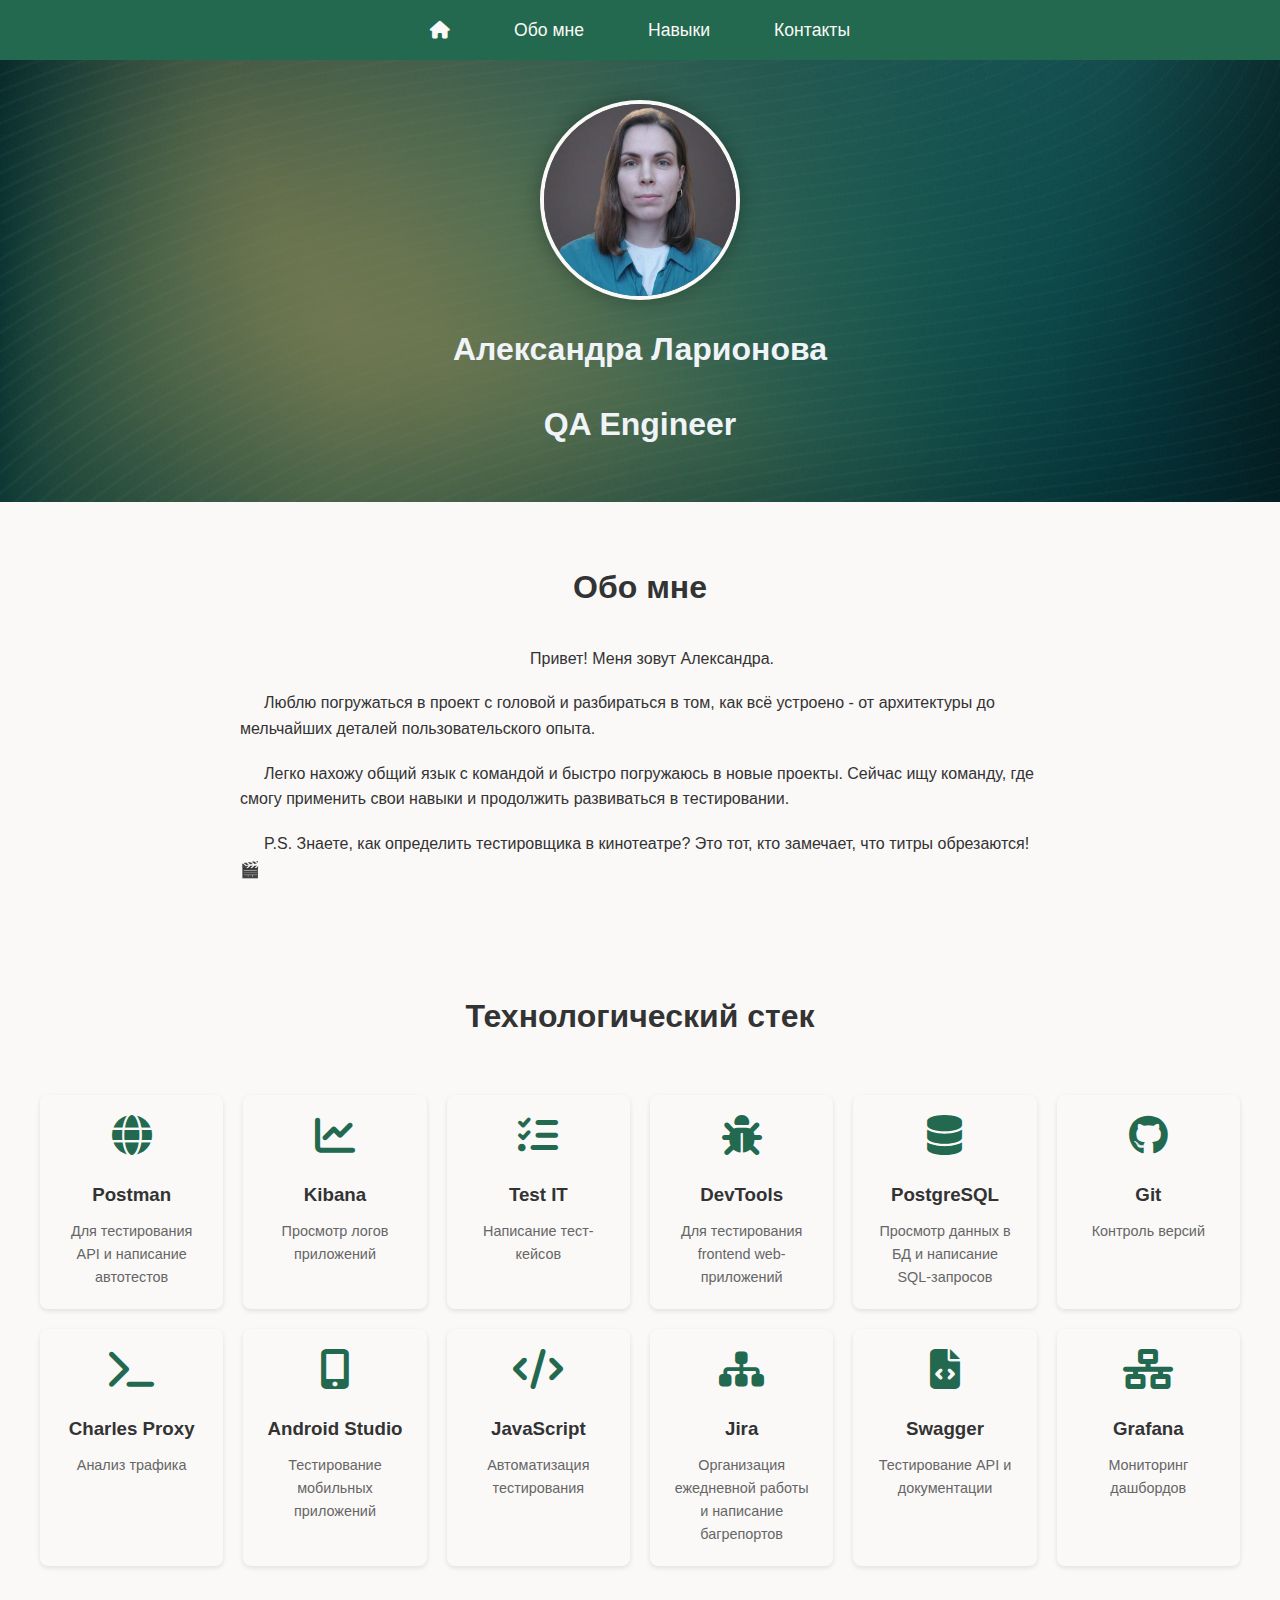
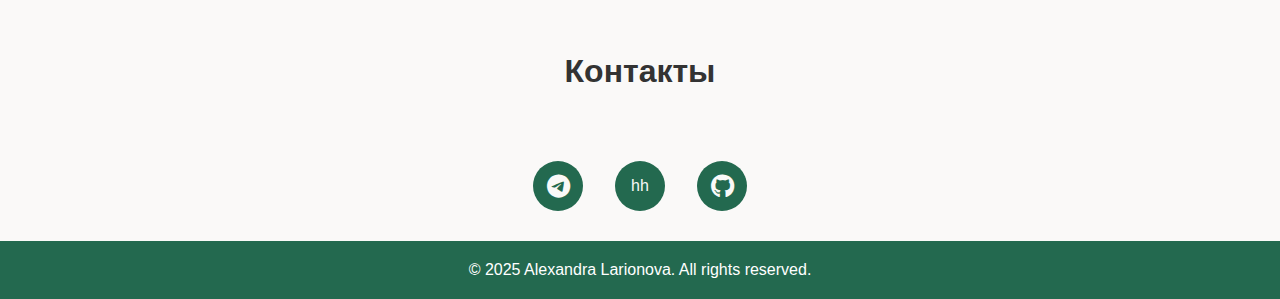
<file: index.html>
<!DOCTYPE html>
<html lang="en">
<head>
    <meta charset="UTF-8">
    <meta name="viewport" content="width=device-width, initial-scale=1.0">
    <title>Alexandra QA CV</title>
    <link rel="stylesheet" href="style.css">
    <script src="script.js"></script>
    <link rel="stylesheet" href="https://cdnjs.cloudflare.com/ajax/libs/font-awesome/6.5.1/css/all.min.css">
    <!-- Add this line before other links -->
    <link rel="preload" href="background.jpg" as="image">
    <!-- Rest of your head content -->

</head>
<body>
    <div id="loading-overlay">
        <div class="spinner"></div>
    </div>
    <header>
        <nav>
            <ul>
                <li><a href="#home"><i class="fas fa-home"></i></a></li>
                <li><a href="#about">Обо мне</a></li>
                <li><a href="#portfolio">Навыки</a></li>
                <li><a href="#contact">Контакты</a></li>
            </ul>
        </nav>
    </header>

    <main>
        <section id="home">
            <div class="profile-container">
        <img src="avatar_2.jpg" alt="Alexandra" class="profile-photo">
        <h1 class="my_name">Александра Ларионова</h1>
        <h2>QA Engineer</h2>
    </div>
        </section>

        <section id="about">
            <h2>Обо мне</h2>
            <p>Привет! Меня зовут Александра.</p>
            <p>Люблю погружаться в проект с головой и разбираться в том, как всё устроено - от архитектуры до мельчайших деталей пользовательского опыта. </p>
            <p>Легко нахожу общий язык с командой и быстро погружаюсь в новые проекты. Сейчас ищу команду, где смогу применить свои навыки и продолжить развиваться в тестировании.</p>
            <p>P.S. Знаете, как определить тестировщика в кинотеатре? Это тот, кто замечает, что титры обрезаются! 🎬</p>
    </p>
        </section>

        <section id="portfolio">
    <h2>Технологический стек</h2>
    <div class="skills-grid">
        <div class="skill-item">
            <i class="fas fa-globe"></i>
            <h3>Postman</h3>
            <p>Для тестирования API и написание автотестов</p>
        </div>
        <div class="skill-item">
            <i class="fas fa-chart-line"></i>
            <h3>Kibana</h3>
            <p>Просмотр логов приложений</p>
        </div>
        <div class="skill-item">
            <i class="fas fa-tasks"></i>
            <h3>Test IT</h3>
            <p>Написание тест-кейсов</p>
        </div>
        <div class="skill-item">
            <i class="fas fa-bug"></i>
            <h3>DevTools</h3>
            <p>Для тестирования frontend web-приложений</p>
        </div>
        <div class="skill-item">
            <i class="fas fa-database"></i>
            <h3>PostgreSQL</h3>
            <p>Просмотр данных в БД и написание SQL-запросов</p>
        </div>
        <div class="skill-item">
            <i class="fab fa-github"></i>
            <h3>Git</h3>
            <p>Контроль версий</p>
        </div>
        <div class="skill-item">
            <i class="fas fa-terminal"></i>
            <h3>Charles Proxy</h3>
            <p>Анализ трафика</p>
        </div>
        <div class="skill-item">
            <i class="fas fa-mobile-alt"></i>
            <h3>Android Studio</h3>
            <p>Тестирование мобильных приложений</p>
        </div>
        <div class="skill-item">
            <i class="fas fa-code"></i>
            <h3>JavaScript</h3>
            <p>Автоматизация тестирования</p>
        </div>
        <div class="skill-item">
            <i class="fas fa-sitemap"></i>
            <h3>Jira</h3>
            <p>Организация ежедневной работы и написание багрепортов</p>
        </div>
        <div class="skill-item">
            <i class="fas fa-file-code"></i>
            <h3>Swagger</h3>
            <p>Тестирование API и документации</p>
        </div>
        <div class="skill-item">
            <i class="fas fa-network-wired"></i>
            <h3>Grafana</h3>
            <p>Мониторинг дашбордов</p>
        </div>
    </div>
</section>

        <section id="contact">
            <h2>Контакты</h2>
            <div class="social-links">
            <a href="https://t.me/Alex92Architect" target="_blank">
            <i class="fab fa-telegram"></i>
        </a>
        <a href="under-construction.html" target="_blank">
            <span class="hh-icon">hh</span>
                <a href="https://github.com/Alex88Larionova" target="_blank">
                <i class="fab fa-github"></i></a>
            </div>
        </section>
    </main>

    <footer>
        <p>&copy; 2025 Alexandra Larionova. All rights reserved.</p>
    </footer>

    <script src="script.js"></script>
</body>
</html>
</file>
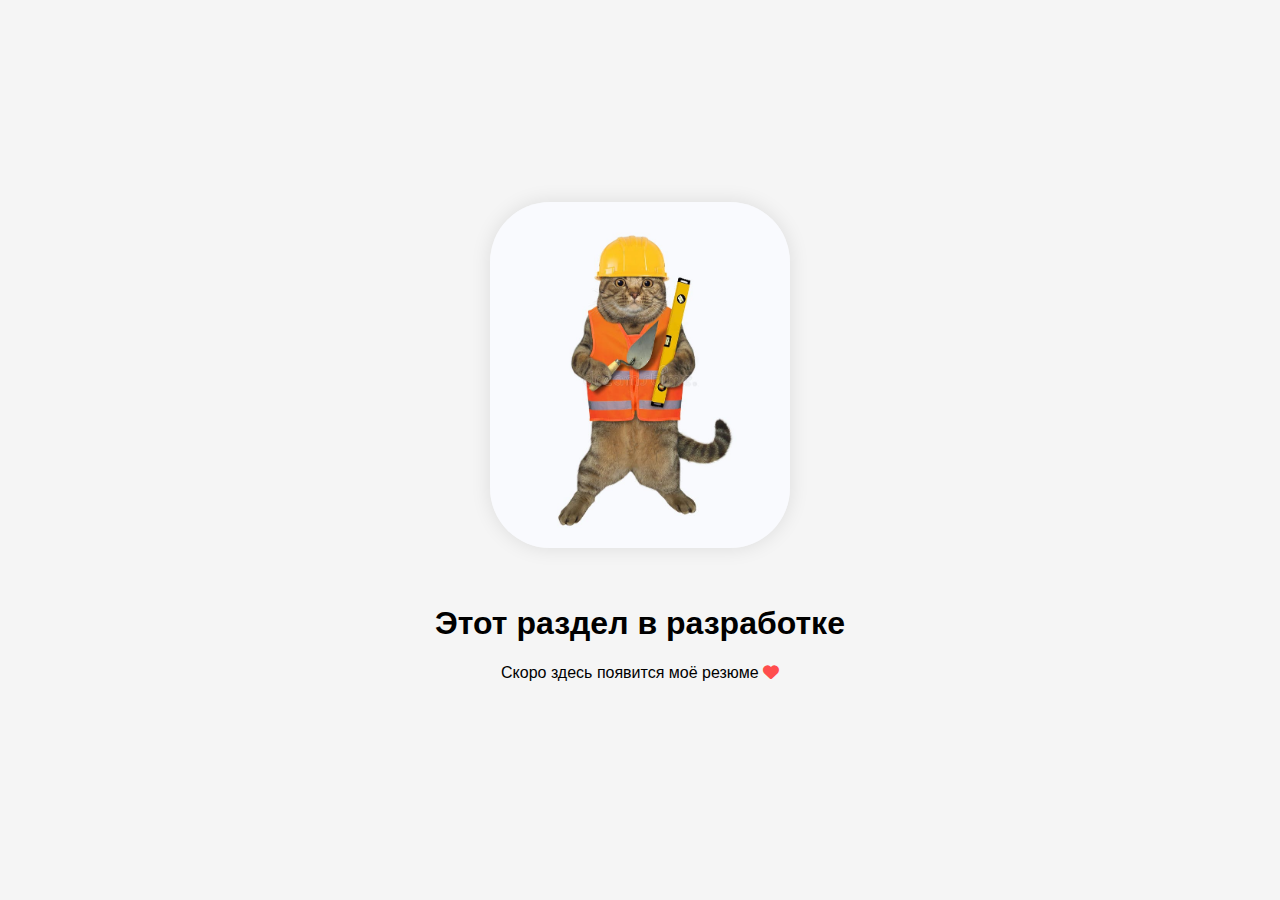
<file: under-construction.html>
<!DOCTYPE html>
<html lang="ru">
<head>
    <meta charset="UTF-8">
    <meta name="viewport" content="width=device-width, initial-scale=1.0">
    <link rel="stylesheet" href="https://cdnjs.cloudflare.com/ajax/libs/font-awesome/6.5.1/css/all.min.css">
    <title>В разработке</title>
    <style>
        body {
            display: flex;
            flex-direction: column;
            align-items: center;
            justify-content: center;
            height: 100vh;
            margin: 0;
            font-family: 'Poppins', sans-serif;
            background-color:rgb(245, 245, 245);
        }
        .message {
            text-align: center;
            padding: 2rem;
        }
         .construction-image {
        width: 300px;
        height: auto;
        margin-bottom: 2rem;
        border-radius: 60px; /* округлые углы */
        box-shadow: 0 0 20px rgba(0,0,0,0.1); /* мягкая тень */
        transition: transform 0.3s ease; /* плавная анимация при наведении */
    }
    </style>
</head>
<body>
    <div class="message">
        <img src="construction.png" alt="В разработке" class="construction-image">
        <h1>Этот раздел в разработке</h1>
        <p>Скоро здесь появится моё резюме <i class="fas fa-heart" style="color: #ff4d4d;"></i></p>
    </div>
</body>
</html>
</file>
<file: style.css>
#loading-overlay {
    position: fixed;
    top: 0;
    left: 0;
    width: 100%;
    height: 100%;
    background-color: #ffffff;
    display: flex;
    justify-content: center;
    align-items: center;
    z-index: 9999;
}

.spinner {
    width: 50px;
    height: 50px;
    border: 5px solid #f3f3f3;
    border-top: 5px solid #23694f;
    border-radius: 50%;
    animation: spin 1s linear infinite;
}

@keyframes spin {
    0% { transform: rotate(0deg); }
    100% { transform: rotate(360deg); }
}

body.loaded #loading-overlay {
    display: none;
}

main {
    opacity: 0;
    transition: opacity 0.5s ease;
}

body.loaded main {
    opacity: 1;
}


* {
    margin: 0;
    padding: 0;
    box-sizing: border-box;
    caret-color: transparent;
}

body {
    font-family: Montserrat, sans-serif;
    line-height: 1.6;
    color: #333;
}

header {
    background-color: #23694f;
    padding: 1rem 0;
    position: fixed;
    width: 100%;
    top: 0;
    z-index: 1000;
}

.profile-container {
    display: flex;
    flex-direction: column;
    align-items: center;
    gap: 1.5rem;
}

.profile-photo {
    width: 200px;
    height: 200px;
    border-radius: 50%;
    object-fit: cover;
    border: 4px solid #faf9f8;
    box-shadow: 0 0 20px rgba(0,0,0,0.3);
}

@media (max-width: 768px) {
    .profile-photo {
        width: 150px;
        height: 150px;
    };
    #my_name {
        font-size: 1.5rem;
    }
}
nav ul {
    display: flex;
    justify-content: center;
    list-style: none;
    flex-wrap: nowrap;
    padding: 0 10px;
}

nav ul li {
    margin: 0 2.0rem;
}

nav ul li a {
    color: #faf9f8;
    text-decoration: none;
    font-size: 1.1rem;
    white-space: nowrap;
    transition: font-size 0.3s ease;
}

section {
    background-color: #faf9f8;
    min-height: 40%;
    padding: 30px 20px;
    display: flex;
    flex-direction: column;
    justify-content: center;
    align-items: center;
}

#about {
    background-color: #faf9f8;
    padding: 60px 60px; /* Increased padding */
    min-height: 40%;
    display: flex;
    flex-direction: column;
    justify-content: center;
    align-items: center;
}

#about p {
    margin-bottom: 1.2rem;  /* отступ между параграфами */
    text-indent: 1.5rem;      /* красная строка (отступ слева в начале параграфа) */
    max-width: 800px;       /* ограничение максимальной ширины для лучшей читаемости */
    line-height: 1.6;       /* межстрочный интервал */
}

#about p:last-child {
    margin-bottom: 0;       /* убираем отступ у последнего параграфа */
}

#home {
    opacity: 0;
    transition: opacity 0.5s ease-in;
    background: linear-gradient(rgba(0,0,0,0.5), rgba(0,0,0,0.5)), url('background.jpg');
    background-size: cover;
    background-position: center;
    color: #f0f4f8;
    text-align: center;
}

#home.loaded {
    opacity: 1;
}

#home h1 {
    font-size: 2.0rem;
}

#home {
    padding-top: 100px;
    padding-bottom: 20px;
}


h1 {
    font-size: 1.5rem;
    margin-bottom: 0rem;
}

h2 {
    font-size: 2rem;
    margin-bottom: 2rem;
}

.projects-grid {
    display: grid;
    grid-template-columns: repeat(auto-fit, minmax(300px, 1fr));
    gap: 2rem;
    width: 100%;
    max-width: 1200px;
}

.skills-grid {
    display: grid;
    gap: 20px;
    padding: 20px;
    grid-template-columns: repeat(6, 1fr);
}

.skill-item {
    background: #faf9f8;
    border-radius: 8px;
    padding: 20px;
    text-align: center;
    transition: transform 0.3s ease;
    box-shadow: 0 2px 5px rgba(0,0,0,0.1);
}

.skill-item:hover {
    transform: translateY(-5px);
}

.skill-item i {
    font-size: 2.5em;
    margin-bottom: 15px;
    color: #23694f;
}

.skill-item h3 {
    margin: 10px 0;
    color: #333;
}

.skill-item p {
    color: #666;
    font-size: 0.9em;
}

/* For screens between 1024px and 1200px */
@media (max-width: 1200px) {
    .skills-grid {
        grid-template-columns: repeat(4, 1fr);
    }
}

/* For screens between 500px and 1024px */
@media (max-width: 1024px) {
    .skills-grid {
        grid-template-columns: repeat(3, 1fr);
    }
}

/* For mobile screens */
@media (max-width: 600px) {
    .skills-grid {
        grid-template-columns: 1fr;
    }
}

.social-links {
    display: flex;
    gap: 2rem;
    margin-top: 2rem;
}

.social-links a {
    width: 50px;
    height: 50px;
    background-color: #23694f;
    color: #faf9f8;
    text-decoration: none;
    border-radius: 50%;
    display: flex;
    justify-content: center;
    align-items: center;
    transition: all 0.3s ease;
}

.social-links a i {
    font-size: 1.5rem;
}

.social-links a:hover {
    background-color: #44ce9b;
    transform: translateY(-3px);
}

footer {
    background-color: #23694f;
    color: white;
    text-align: center;
    padding: 1rem 0;
}

@media (max-width: 768px) {
    nav ul {
        align-items: center;
    }

    nav ul li {
        margin: 0.5rem 0.5rem;
    }

    nav ul li a {
        font-size: 0.9rem;
    }

    h1 {
        font-size: 2.5rem;
    }

    h2 {
        font-size: 1.5rem;
    }
}

@media (max-width: 480px) {
    nav ul li a {
        font-size: 0.8rem;
    }

    nav ul li {
        margin: 0 0.3rem;
    }

    .social-links {
        gap: 1rem;
    }

    .social-links a {
        width: 40px;
        height: 40px;
    }

    .social-links a i {
        font-size: 1.2rem;
    }
}
</file>
